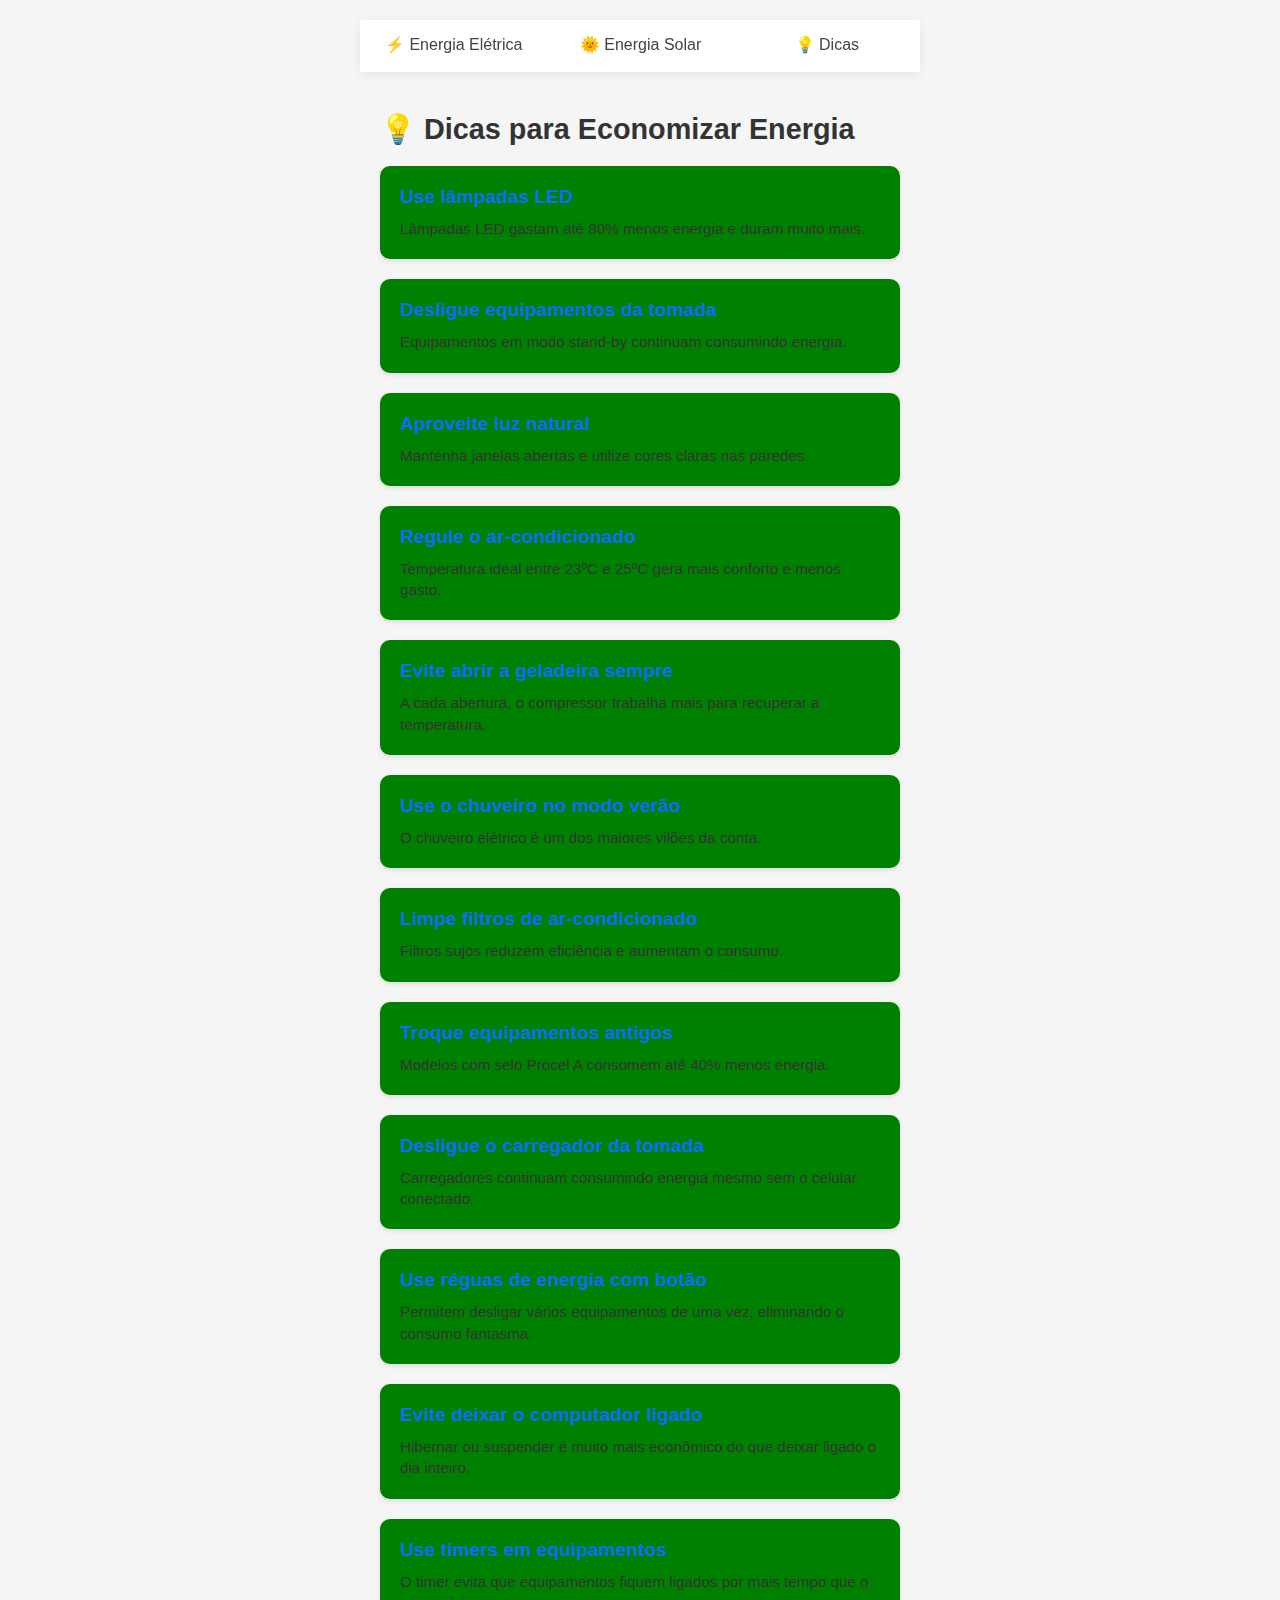
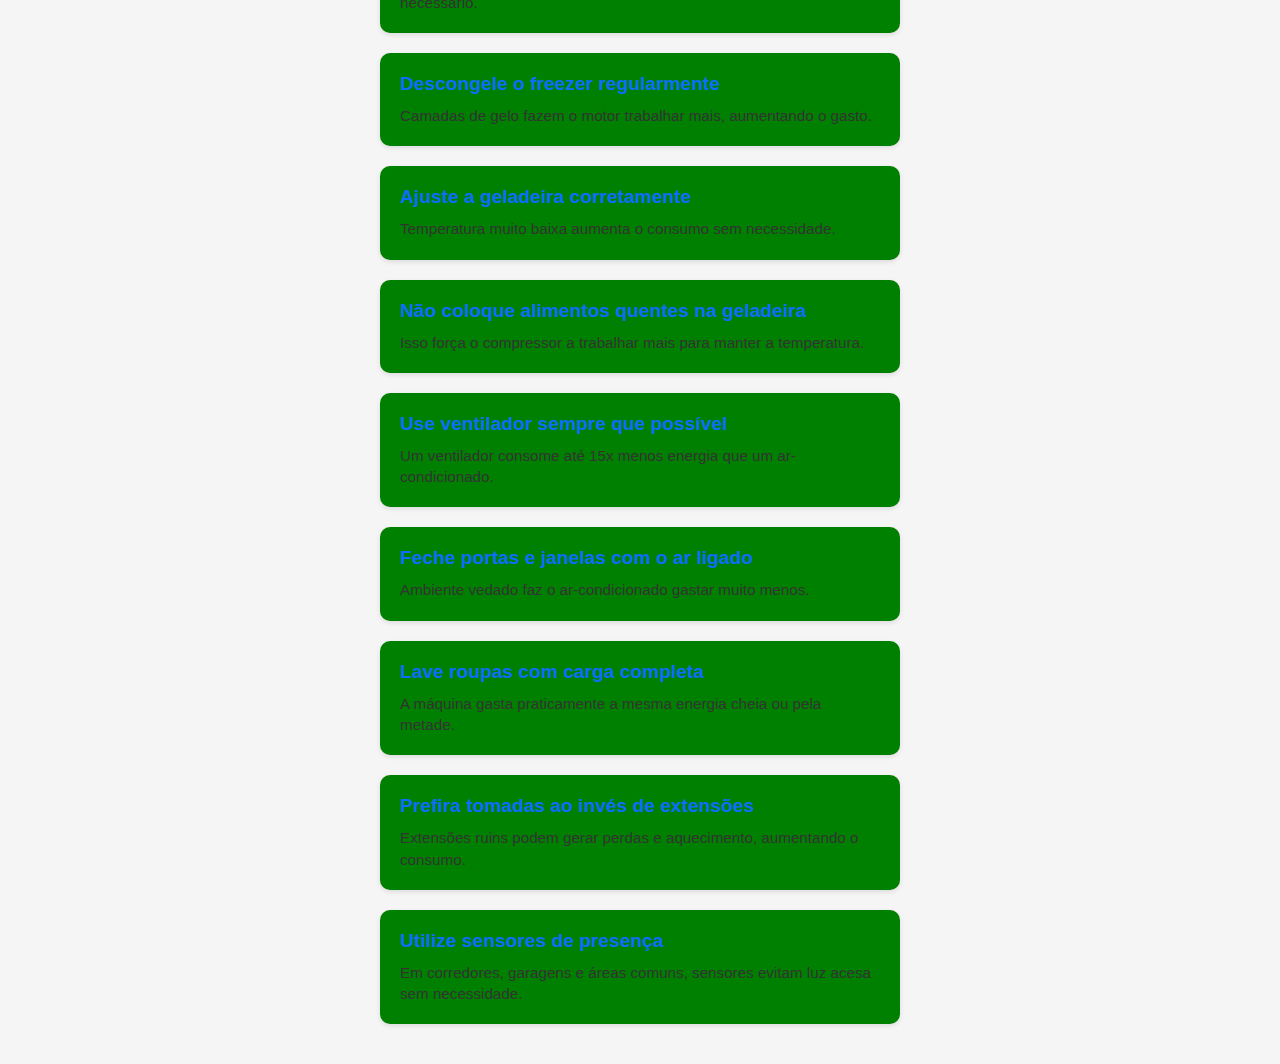
<file: pages/dicas.html>
<!DOCTYPE html>
<html lang="pt-br">
<head>
    <meta charset="UTF-8">
    <meta name="viewport" content="width=device-width, initial-scale=1.0">
    <title>Dicas de Economia de Energia</title>
    <link rel="stylesheet" href="../style.css">
</head>

<body>

<header class="cabecalho">
    <nav class="nav-tabs">
        <ul>
            <li data-tab="eletrica" id="li-eletrica"><a href="../index.html">⚡ Energia Elétrica</a></li>
            <li data-tab="solar" id="li-solar"><a href="./solar.html">🌞 Energia Solar</a></li>
            <li data-tab="dicas" id="li-dicas"><a href="#">💡 Dicas</a></li>
        </ul>
    </nav>
</header>

<main class="container">

    <h1 class="titulo">💡 Dicas para Economizar Energia</h1>

    <section class="dicas-grid">

        <div class="card">
            <h2>Use lâmpadas LED</h2>
            <p>Lâmpadas LED gastam até 80% menos energia e duram muito mais.</p>
        </div>

        <div class="card">
            <h2>Desligue equipamentos da tomada</h2>
            <p>Equipamentos em modo stand-by continuam consumindo energia.</p>
        </div>

        <div class="card">
            <h2>Aproveite luz natural</h2>
            <p>Mantenha janelas abertas e utilize cores claras nas paredes.</p>
        </div>

        <div class="card">
            <h2>Regule o ar-condicionado</h2>
            <p>Temperatura ideal entre 23ºC e 25ºC gera mais conforto e menos gasto.</p>
        </div>

        <div class="card">
            <h2>Evite abrir a geladeira sempre</h2>
            <p>A cada abertura, o compressor trabalha mais para recuperar a temperatura.</p>
        </div>

        <div class="card">
            <h2>Use o chuveiro no modo verão</h2>
            <p>O chuveiro elétrico é um dos maiores vilões da conta.</p>
        </div>

        <div class="card">
            <h2>Limpe filtros de ar-condicionado</h2>
            <p>Filtros sujos reduzem eficiência e aumentam o consumo.</p>
        </div>

        <div class="card">
            <h2>Troque equipamentos antigos</h2>
            <p>Modelos com selo Procel A consomem até 40% menos energia.</p>
        </div>

        <div class="card">
            <h2>Desligue o carregador da tomada</h2>
            <p>Carregadores continuam consumindo energia mesmo sem o celular conectado.</p>
        </div>

        <div class="card">
            <h2>Use réguas de energia com botão</h2>
            <p>Permitem desligar vários equipamentos de uma vez, eliminando o consumo fantasma.</p>
        </div>

        <div class="card">
            <h2>Evite deixar o computador ligado</h2>
            <p>Hibernar ou suspender é muito mais econômico do que deixar ligado o dia inteiro.</p>
        </div>

        <div class="card">
            <h2>Use timers em equipamentos</h2>
            <p>O timer evita que equipamentos fiquem ligados por mais tempo que o necessário.</p>
        </div>

        <div class="card">
            <h2>Descongele o freezer regularmente</h2>
            <p>Camadas de gelo fazem o motor trabalhar mais, aumentando o gasto.</p>
        </div>

        <div class="card">
            <h2>Ajuste a geladeira corretamente</h2>
            <p>Temperatura muito baixa aumenta o consumo sem necessidade.</p>
        </div>

        <div class="card">
            <h2>Não coloque alimentos quentes na geladeira</h2>
            <p>Isso força o compressor a trabalhar mais para manter a temperatura.</p>
        </div>

        <div class="card">
            <h2>Use ventilador sempre que possível</h2>
            <p>Um ventilador consome até 15x menos energia que um ar-condicionado.</p>
        </div>

        <div class="card">
            <h2>Feche portas e janelas com o ar ligado</h2>
            <p>Ambiente vedado faz o ar-condicionado gastar muito menos.</p>
        </div>

        <div class="card">
            <h2>Lave roupas com carga completa</h2>
            <p>A máquina gasta praticamente a mesma energia cheia ou pela metade.</p>
        </div>

        <div class="card">
            <h2>Prefira tomadas ao invés de extensões</h2>
            <p>Extensões ruins podem gerar perdas e aquecimento, aumentando o consumo.</p>
        </div>

        <div class="card">
            <h2>Utilize sensores de presença</h2>
            <p>Em corredores, garagens e áreas comuns, sensores evitam luz acesa sem necessidade.</p>
        </div>

    </section>

</main>

<script src="../js/app.js"></script>

</body>
</html>
</file>
<file: style.css>
* {
  margin: 0;
  padding: 0;
  box-sizing: border-box;
  font-family: Arial, sans-serif;
}

.cabecalho {
    margin-bottom: 20px;
}

/* NAV */
.nav-tabs {
  background: #ffffff;
  box-shadow: 0 2px 10px rgba(0,0,0,0.07);
  position: sticky;
  top: 0;
  z-index: 1000;
}

.nav-tabs ul {
  display: flex;
  margin: 0;
  padding: 0;
  list-style: none;
  overflow-x: auto;
  white-space: nowrap;
}

/* li sem padding: o padding vai pro <a> */
.nav-tabs li {
  cursor: pointer;
  font-size: 16px;
  font-weight: 500;
  color: #444;
  transition: 0.25s ease;
  border-bottom: 3px solid transparent;
  width: 100%;
  text-align: center;
}

/* link ocupa todo o bloco */
.nav-tabs li a {
  display: block;
  padding: 15px 25px;
  color: inherit;
  text-decoration: none;
  width: 100%;
  height: 100%;
  box-sizing: border-box;
}

/* hover no li via a */
.nav-tabs li:hover,
.nav-tabs li a:hover {
  background: #f2f2f2;
}

/* scrollbar discreto */
.nav-tabs ul::-webkit-scrollbar {
  height: 6px;
}
.nav-tabs ul::-webkit-scrollbar-thumb {
  background: #ccc;
  border-radius: 20px;
}
.nav-tabs ul::-webkit-scrollbar-track {
  background: transparent;
}

a {
  text-decoration: none;
}

li {
  list-style-type: none;
}

body {
  background: #f5f5f5;
  padding: 20px;
  color: #333;
  max-width: 600px;
  margin: auto;
}

h2, h3 {
  margin-bottom: 15px;
  color: #0d6efd;
}

label {
  display: block;
  margin: 10px 0 5px;
  font-weight: bold;
}

input {
  width: 100%;
  padding: 10px;
  border: 1px solid #ccc;
  border-radius: 6px;
  margin-bottom: 10px;
}

button {
  width: 100%;
  padding: 12px;
  background: #0d6efd;
  color: white;
  border: none;
  border-radius: 6px;
  cursor: pointer;
  font-size: 16px;
  margin-top: 10px;
}

button:hover {
  background: #0b5ed7;
}

#resultado, #resultadoSolar {
  background: white;
  padding: 15px;
  border-radius: 8px;
  margin-top: 15px;
  box-shadow: 0 2px 4px rgba(0,0,0,0.1);
}

/* Container geral */
.container {
    max-width: 1100px;
    margin: 0 auto;
    padding: 20px;
}

/* Título */
.titulo {
    font-size: 1.8rem;
    margin-bottom: 20px;
}

/* Grid das dicas */
.dicas-grid {
    display: grid;
    grid-template-columns: repeat(auto-fit, minmax(260px, 1fr));
    gap: 20px;
}

/* Card */
.card {
    padding: 20px;
    background: green;
    border-radius: 10px;
    box-shadow: 0 2px 5px rgba(0,0,0,0.1);
}

.card h2 {
    font-size: 1.2rem;
    margin-bottom: 10px;
}

.card p {
    font-size: 0.95rem;
    line-height: 1.4;
}


/* Layout responsivo */
@media (max-width: 480px) {
  .nav-tabs li a {
    padding: 12px 18px;
    font-size: 15px;
  }
  .nav-tabs li {
    padding: 12px 18px;
    font-size: 15px;
  }
  body {
    padding: 15px;
  }

  button {
    font-size: 15px;
  }
}
</file>
